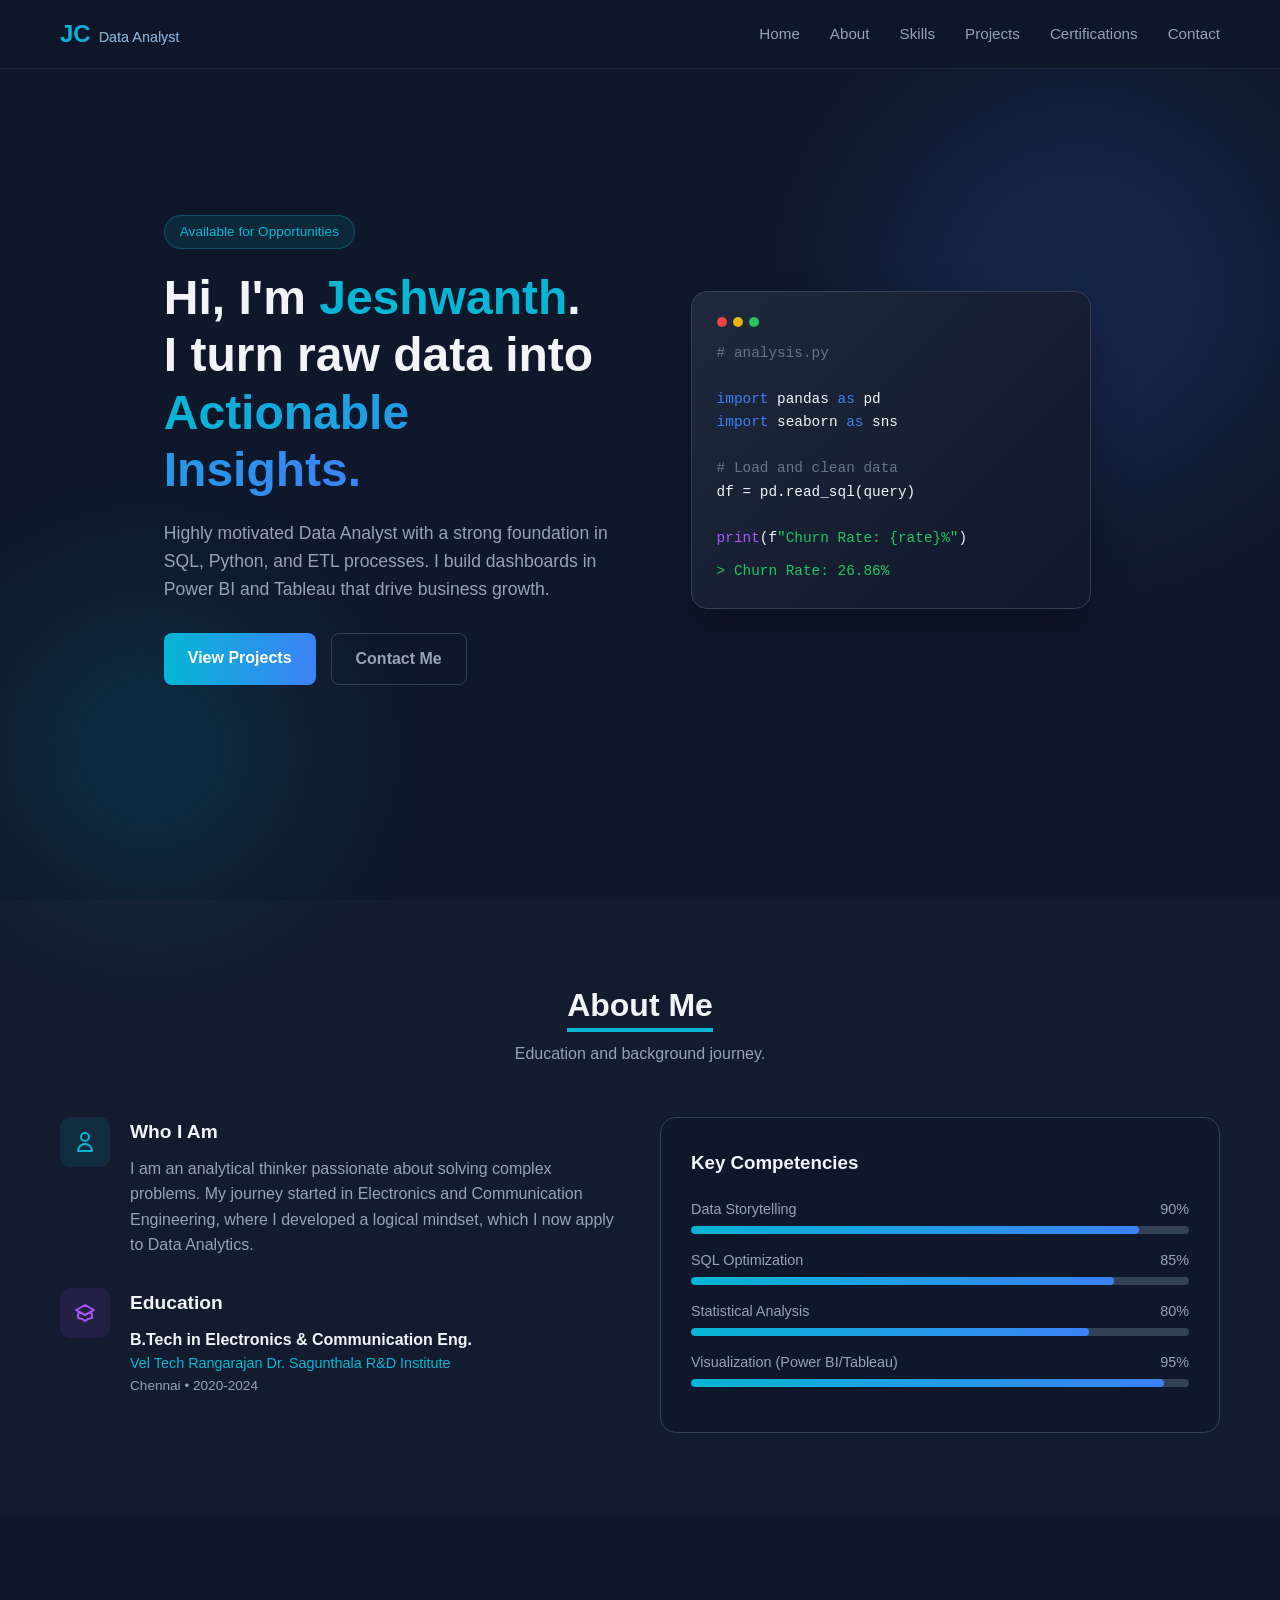
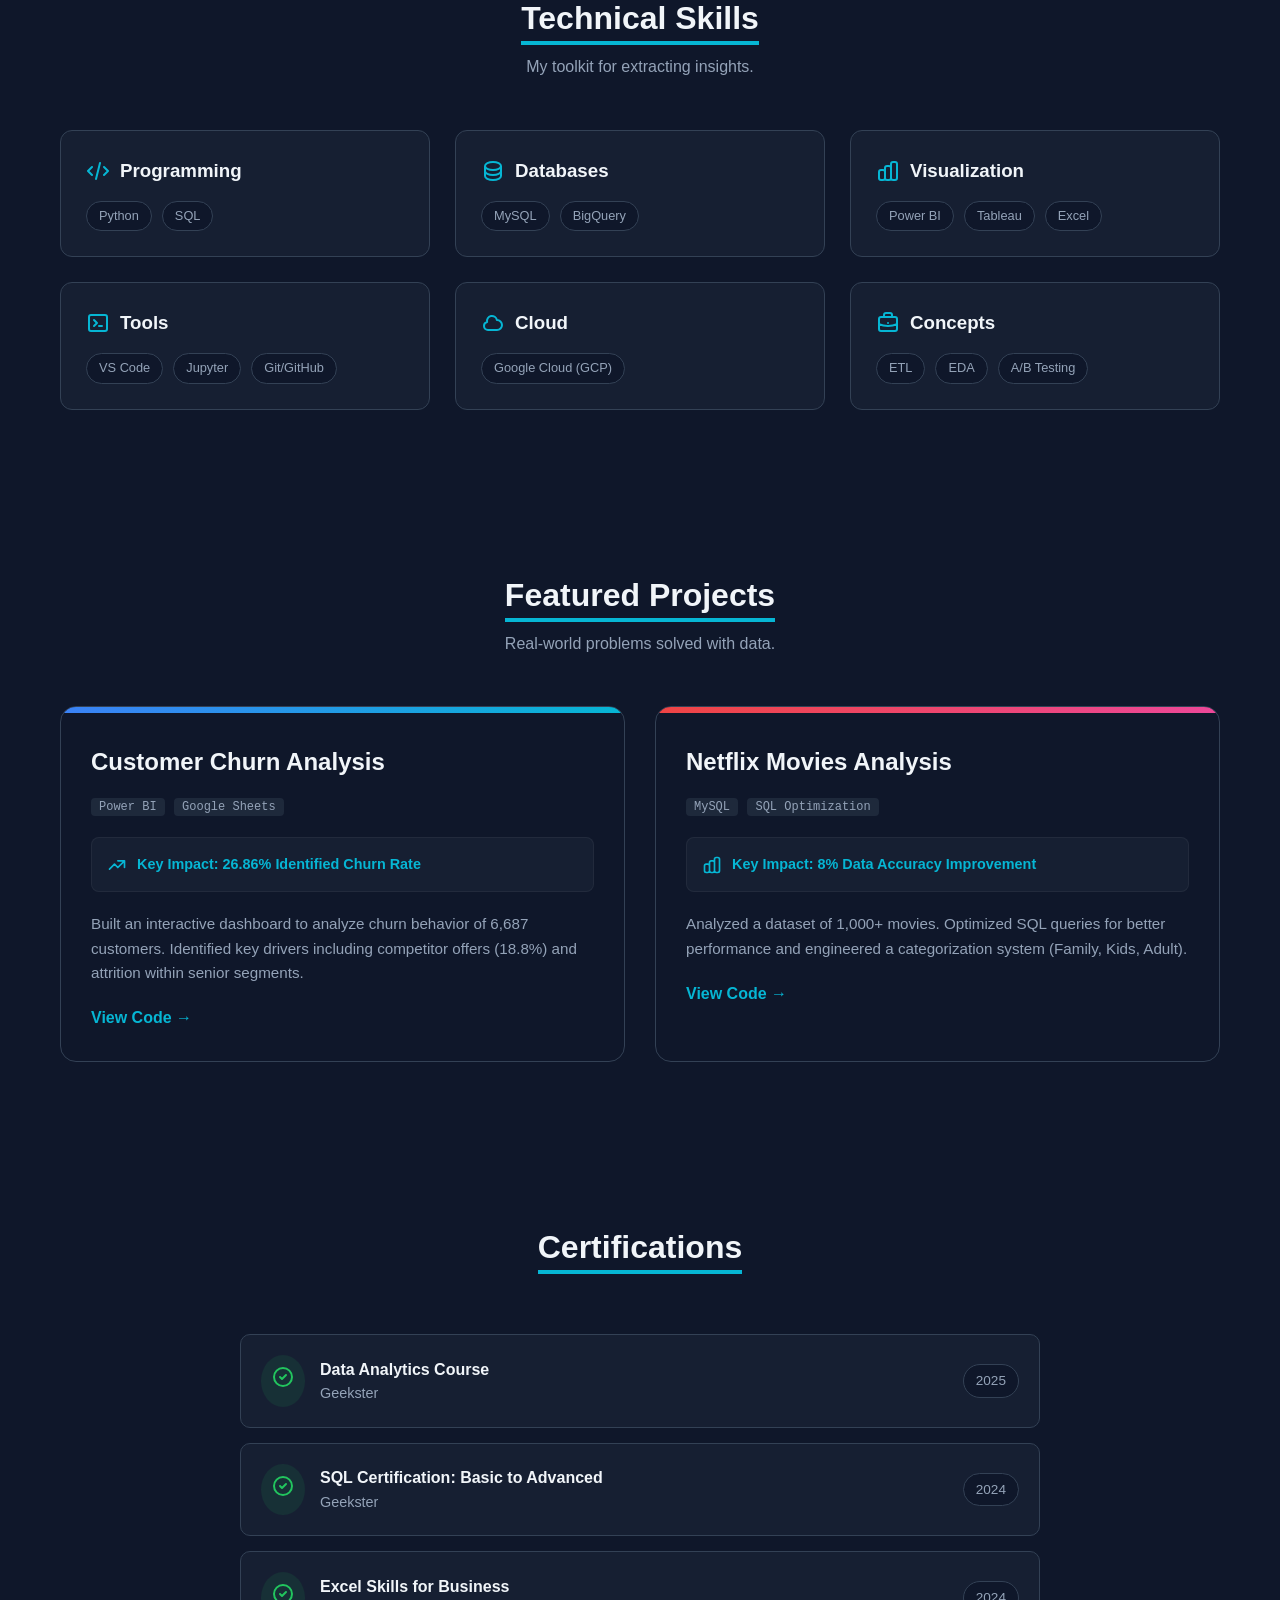
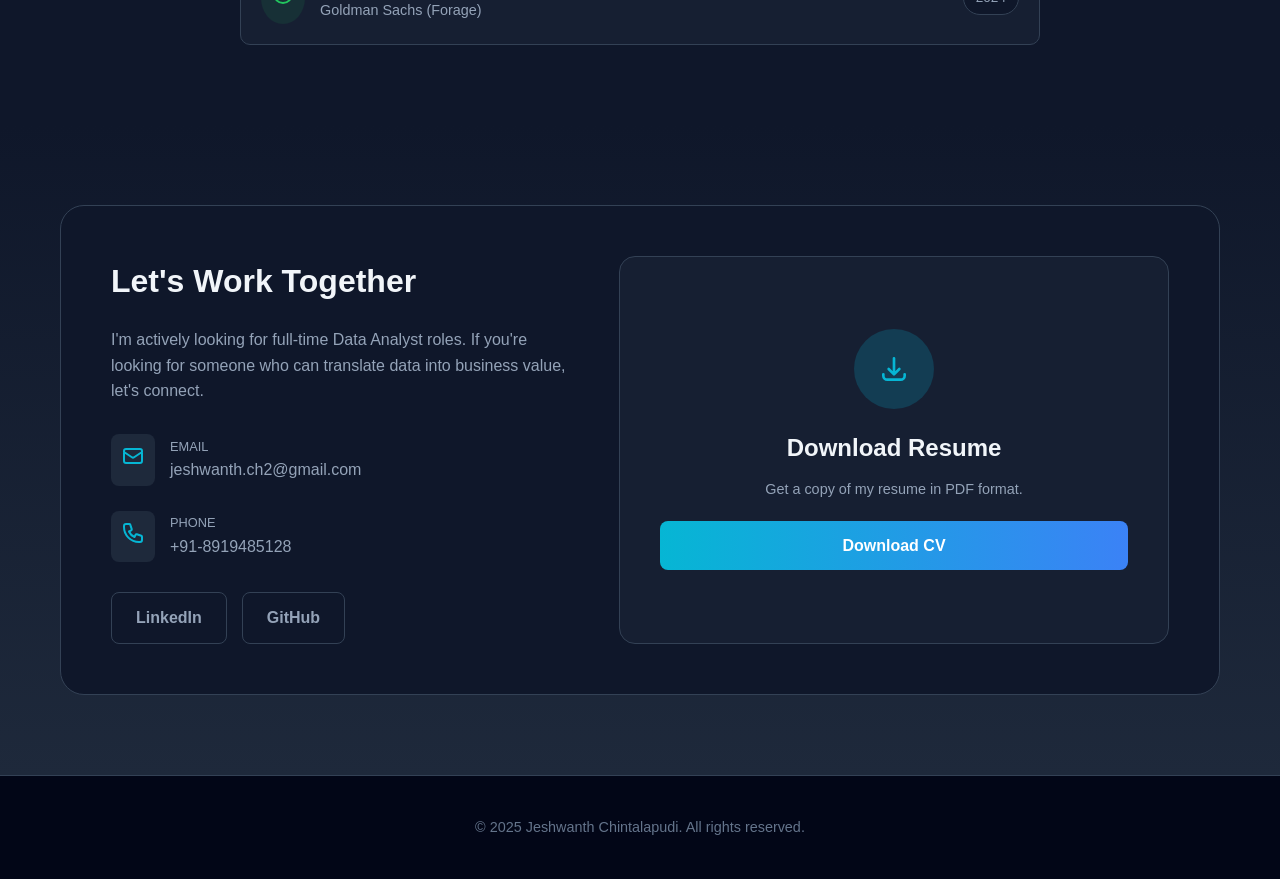
<file: protoindex.html>
<!DOCTYPE html>
<html lang="en">
<head>
    <meta charset="UTF-8">
    <meta name="viewport" content="width=device-width, initial-scale=1.0">
    <title>Jeshwanth Chintalapudi | Data Analyst Portfolio</title>
    <style>
        /* --- CSS VARIABLES (Theming) --- */
        :root {
            --bg-dark: #0f172a;      /* Slate 900 */
            --bg-card: #1e293b;      /* Slate 800 */
            --text-main: #f1f5f9;    /* Slate 100 */
            --text-muted: #94a3b8;   /* Slate 400 */
            --accent-cyan: #06b6d4;  /* Cyan 500 */
            --accent-blue: #3b82f6;  /* Blue 500 */
            --border-color: #334155; /* Slate 700 */
        }

        /* --- GLOBAL RESET & TYPOGRAPHY --- */
        * {
            margin: 0;
            padding: 0;
            box-sizing: border-box;
        }

        html {
            scroll-behavior: smooth;
        }

        body {
            font-family: 'Segoe UI', Tahoma, Geneva, Verdana, sans-serif;
            background-color: var(--bg-dark);
            color: var(--text-main);
            line-height: 1.6;
            overflow-x: hidden;
        }

        a {
            text-decoration: none;
            color: inherit;
            transition: color 0.3s;
        }

        ul {
            list-style: none;
        }

        /* --- UTILITIES --- */
        .container {
            max-width: 1200px;
            margin: 0 auto;
            padding: 0 20px;
        }

        .section-title {
            font-size: 2rem;
            font-weight: bold;
            text-align: center;
            margin-bottom: 10px;
        }

        .section-title span {
            border-bottom: 4px solid var(--accent-cyan);
            padding-bottom: 5px;
        }

        .section-subtitle {
            text-align: center;
            color: var(--text-muted);
            margin-bottom: 50px;
        }

        .btn {
            display: inline-block;
            padding: 12px 24px;
            border-radius: 8px;
            font-weight: 600;
            cursor: pointer;
            transition: transform 0.2s, box-shadow 0.2s;
        }

        .btn-primary {
            background: linear-gradient(90deg, var(--accent-cyan), var(--accent-blue));
            color: white;
            border: none;
        }

        .btn-primary:hover {
            transform: translateY(-2px);
            box-shadow: 0 4px 15px rgba(6, 182, 212, 0.4);
        }

        .btn-outline {
            background: transparent;
            border: 1px solid var(--border-color);
            color: var(--text-muted);
        }

        .btn-outline:hover {
            border-color: var(--accent-cyan);
            color: var(--accent-cyan);
        }

        /* --- NAVIGATION --- */
        nav {
            position: fixed;
            top: 0;
            width: 100%;
            background: rgba(15, 23, 42, 0.95);
            backdrop-filter: blur(10px);
            border-bottom: 1px solid rgba(255,255,255,0.05);
            z-index: 1000;
            padding: 15px 0;
        }

        .nav-content {
            display: flex;
            justify-content: space-between;
            align-items: center;
        }

        .logo {
            font-size: 1.5rem;
            font-weight: bold;
            background: linear-gradient(90deg, var(--accent-cyan), var(--accent-blue));
            -webkit-background-clip: text;
            -webkit-text-fill-color: transparent;
        }

        .logo span {
            -webkit-text-fill-color: var(--text-muted);
            font-size: 0.9rem;
            font-weight: 300;
            margin-left: 8px;
        }

        .nav-links {
            display: flex;
            gap: 30px;
        }

        .nav-links a {
            font-size: 0.95rem;
            color: var(--text-muted);
            font-weight: 500;
        }

        .nav-links a:hover {
            color: var(--accent-cyan);
        }

        /* Mobile Menu (Checkbox Hack) */
        .menu-toggle {
            display: none;
        }
        .hamburger {
            display: none;
            font-size: 1.5rem;
            cursor: pointer;
            color: var(--text-muted);
        }

        /* --- HERO SECTION --- */
        #home {
            min-height: 100vh;
            display: flex;
            align-items: center;
            padding-top: 80px;
            position: relative;
        }

        /* Background Glows */
        .glow {
            position: absolute;
            border-radius: 50%;
            filter: blur(80px);
            opacity: 0.15;
            z-index: -1;
        }
        .glow-1 { top: 10%; right: 0; width: 400px; height: 400px; background: var(--accent-blue); }
        .glow-2 { bottom: 0; left: 0; width: 300px; height: 300px; background: var(--accent-cyan); }

        .hero-layout {
            display: flex;
            flex-direction: column-reverse;
            align-items: center;
            gap: 50px;
        }

        .hero-text {
            flex: 1;
            text-align: center;
        }

        .status-badge {
            display: inline-block;
            padding: 5px 15px;
            background: rgba(6, 182, 212, 0.1);
            border: 1px solid rgba(6, 182, 212, 0.3);
            border-radius: 20px;
            color: var(--accent-cyan);
            font-size: 0.85rem;
            margin-bottom: 20px;
        }

        .hero-title {
            font-size: 3rem;
            line-height: 1.2;
            margin-bottom: 20px;
        }

        .highlight-text {
            background: linear-gradient(90deg, var(--accent-cyan), var(--accent-blue));
            -webkit-background-clip: text;
            -webkit-text-fill-color: transparent;
        }

        .hero-desc {
            color: var(--text-muted);
            font-size: 1.1rem;
            margin-bottom: 30px;
            max-width: 600px;
            margin-left: auto;
            margin-right: auto;
        }

        .hero-buttons {
            display: flex;
            gap: 15px;
            justify-content: center;
        }

        .hero-graphic {
            flex: 1;
            display: flex;
            justify-content: center;
        }

        .code-card {
            background: linear-gradient(135deg, #1e293b, #0f172a);
            border: 1px solid var(--border-color);
            padding: 25px;
            border-radius: 16px;
            width: 100%;
            max-width: 400px;
            box-shadow: 0 20px 40px rgba(0,0,0,0.3);
            font-family: monospace;
            font-size: 0.9rem;
        }

        /* --- SECTIONS COMMON --- */
        section {
            padding: 80px 0;
        }

        /* --- ABOUT --- */
        #about {
            background: rgba(30, 41, 59, 0.3);
        }

        .about-grid {
            display: grid;
            grid-template-columns: 1fr;
            gap: 40px;
        }

        .about-item {
            display: flex;
            gap: 20px;
        }

        .icon-box {
            background: rgba(6, 182, 212, 0.1);
            color: var(--accent-cyan);
            width: 50px;
            height: 50px;
            display: flex;
            align-items: center;
            justify-content: center;
            border-radius: 10px;
            flex-shrink: 0;
        }

        .skill-bars {
            background: var(--bg-dark);
            padding: 30px;
            border-radius: 16px;
            border: 1px solid var(--border-color);
        }

        .bar-container {
            margin-bottom: 15px;
        }

        .bar-info {
            display: flex;
            justify-content: space-between;
            margin-bottom: 5px;
            font-size: 0.9rem;
            color: var(--text-muted);
        }

        .progress-bg {
            background: #334155;
            height: 8px;
            border-radius: 4px;
            overflow: hidden;
        }

        .progress-fill {
            height: 100%;
            background: linear-gradient(90deg, var(--accent-cyan), var(--accent-blue));
            border-radius: 4px;
        }

        /* --- SKILLS --- */
        .skills-grid {
            display: grid;
            grid-template-columns: repeat(auto-fit, minmax(280px, 1fr));
            gap: 25px;
        }

        .skill-card {
            background: rgba(30, 41, 59, 0.5);
            padding: 25px;
            border-radius: 12px;
            border: 1px solid var(--border-color);
            transition: 0.3s;
        }

        .skill-card:hover {
            border-color: rgba(6, 182, 212, 0.5);
            background: var(--bg-card);
        }

        .skill-tags {
            display: flex;
            flex-wrap: wrap;
            gap: 10px;
            margin-top: 15px;
        }

        .tag {
            background: var(--bg-dark);
            padding: 4px 12px;
            border-radius: 20px;
            font-size: 0.8rem;
            border: 1px solid var(--border-color);
            color: var(--text-muted);
        }

        /* --- PROJECTS --- */
        .project-grid {
            display: grid;
            grid-template-columns: repeat(auto-fit, minmax(300px, 1fr));
            gap: 30px;
        }

        .project-card {
            background: var(--bg-dark);
            border: 1px solid var(--border-color);
            border-radius: 16px;
            overflow: hidden;
            transition: 0.3s;
        }

        .project-card:hover {
            transform: translateY(-5px);
            border-color: var(--text-muted);
        }

        .card-header-bar {
            height: 6px;
            width: 100%;
        }
        .bar-blue { background: linear-gradient(90deg, #3b82f6, #06b6d4); }
        .bar-red { background: linear-gradient(90deg, #ef4444, #ec4899); }

        .card-body {
            padding: 30px;
        }

        .project-tech {
            font-family: monospace;
            font-size: 0.75rem;
            color: var(--text-muted);
            background: #1e293b;
            padding: 2px 8px;
            border-radius: 4px;
            margin-right: 5px;
        }

        .impact-box {
            background: rgba(30, 41, 59, 0.5);
            padding: 15px;
            border-radius: 8px;
            margin: 20px 0;
            border: 1px solid rgba(255,255,255,0.05);
            color: var(--accent-cyan);
            font-size: 0.9rem;
            font-weight: 600;
            display: flex;
            align-items: center;
            gap: 10px;
        }

        /* --- CERTIFICATIONS --- */
        .cert-list {
            display: flex;
            flex-direction: column;
            gap: 15px;
            max-width: 800px;
            margin: 0 auto;
        }

        .cert-item {
            display: flex;
            align-items: center;
            justify-content: space-between;
            padding: 20px;
            background: rgba(30, 41, 59, 0.5);
            border: 1px solid var(--border-color);
            border-radius: 10px;
        }

        .cert-info {
            display: flex;
            align-items: center;
            gap: 15px;
        }

        .year-badge {
            background: var(--bg-dark);
            padding: 5px 12px;
            border-radius: 20px;
            font-size: 0.85rem;
            border: 1px solid var(--border-color);
            color: var(--text-muted);
        }

        /* --- CONTACT --- */
        #contact {
            background: linear-gradient(to bottom, var(--bg-dark), #1e293b);
        }

        .contact-card {
            background: var(--bg-dark);
            border-radius: 24px;
            padding: 50px;
            border: 1px solid var(--border-color);
            display: flex;
            flex-wrap: wrap;
            gap: 40px;
        }

        .contact-info {
            flex: 1;
            min-width: 300px;
        }

        .contact-item {
            display: flex;
            align-items: center;
            gap: 15px;
            margin-bottom: 25px;
            color: var(--text-muted);
            text-decoration: none;
        }

        .contact-item:hover {
            color: var(--accent-cyan);
        }

        .download-section {
            flex: 1;
            min-width: 300px;
            background: rgba(30, 41, 59, 0.5);
            border-radius: 16px;
            padding: 40px;
            text-align: center;
            display: flex;
            flex-direction: column;
            justify-content: center;
            align-items: center;
            border: 1px solid var(--border-color);
        }

        /* --- FOOTER --- */
        footer {
            background: #020617;
            padding: 40px 0;
            text-align: center;
            color: #64748b;
            font-size: 0.9rem;
            border-top: 1px solid var(--border-color);
        }

        /* --- ICONS (SVG Styling) --- */
        .icon-sm { width: 20px; height: 20px; }
        .icon-md { width: 24px; height: 24px; }
        .icon-lg { width: 32px; height: 32px; }

        /* --- RESPONSIVE MEDIA QUERIES --- */
        @media (min-width: 768px) {
            .hero-layout {
                flex-direction: row;
                text-align: left;
            }
            .hero-text { text-align: left; }
            .hero-buttons { justify-content: flex-start; }
            .hero-desc { margin-left: 0; }
            .about-grid { grid-template-columns: 1fr 1fr; }
            .menu-toggle { display: none; }
        }

        @media (max-width: 768px) {
            .nav-links {
                display: none;
                flex-direction: column;
                position: absolute;
                top: 100%;
                left: 0;
                width: 100%;
                background: #1e293b;
                padding: 20px;
                border-bottom: 1px solid var(--border-color);
            }

            /* CSS Only Mobile Menu Logic */
            #menu-toggle:checked + .hamburger + .nav-links {
                display: flex;
            }
            
            .hamburger { display: block; }
            
            .section-title { font-size: 1.8rem; }
            .hero-title { font-size: 2.5rem; }
            .contact-card { padding: 30px; }
        }
    </style>
</head>
<body>

    <!-- NAVIGATION -->
    <nav>
        <div class="container nav-content">
            <a href="#home" class="logo">JC<span>Data Analyst</span></a>
            
            <!-- Checkbox Hack for Mobile Menu -->
            <input type="checkbox" id="menu-toggle" class="menu-toggle">
            <label for="menu-toggle" class="hamburger">
                <svg class="icon-md" fill="none" stroke="currentColor" viewBox="0 0 24 24" xmlns="http://www.w3.org/2000/svg"><path stroke-linecap="round" stroke-linejoin="round" stroke-width="2" d="M4 6h16M4 12h16M4 18h16"></path></svg>
            </label>

            <div class="nav-links">
                <a href="#home">Home</a>
                <a href="#about">About</a>
                <a href="#skills">Skills</a>
                <a href="#projects">Projects</a>
                <a href="#certifications">Certifications</a>
                <a href="#contact">Contact</a>
            </div>
        </div>
    </nav>

    <!-- HERO SECTION -->
    <section id="home">
        <div class="glow glow-1"></div>
        <div class="glow glow-2"></div>
        <div class="container hero-layout">
            <div class="hero-text">
                <span class="status-badge">Available for Opportunities</span>
                <h1 class="hero-title">
                    Hi, I'm <span style="color: var(--accent-cyan);">Jeshwanth</span>.<br>
                    I turn raw data into <br>
                    <span class="highlight-text">Actionable Insights.</span>
                </h1>
                <p class="hero-desc">
                    Highly motivated Data Analyst with a strong foundation in SQL, Python, and ETL processes. I build dashboards in Power BI and Tableau that drive business growth.
                </p>
                <div class="hero-buttons">
                    <a href="#projects" class="btn btn-primary">View Projects</a>
                    <a href="#contact" class="btn btn-outline">Contact Me</a>
                </div>
            </div>
            
            <div class="hero-graphic">
                <!-- CSS Code Card Visual -->
                <div class="code-card">
                    <div style="display:flex; gap:6px; margin-bottom:15px;">
                        <div style="width:10px; height:10px; border-radius:50%; background:#ef4444;"></div>
                        <div style="width:10px; height:10px; border-radius:50%; background:#eab308;"></div>
                        <div style="width:10px; height:10px; border-radius:50%; background:#22c55e;"></div>
                    </div>
                    <div style="color:#64748b;"># analysis.py</div>
                    <br>
                    <div><span style="color:#3b82f6;">import</span> pandas <span style="color:#3b82f6;">as</span> pd</div>
                    <div><span style="color:#3b82f6;">import</span> seaborn <span style="color:#3b82f6;">as</span> sns</div>
                    <br>
                    <div style="color:#64748b;"># Load and clean data</div>
                    <div>df = pd.read_sql(query)</div>
                    <br>
                    <div><span style="color:#a855f7;">print</span>(f<span style="color:#22c55e;">"Churn Rate: {rate}%"</span>)</div>
                    <div style="margin-top:10px; color:#22c55e;">> Churn Rate: 26.86%</div>
                </div>
            </div>
        </div>
    </section>

    <!-- ABOUT SECTION -->
    <section id="about">
        <div class="container">
            <h2 class="section-title"><span>About Me</span></h2>
            <p class="section-subtitle">Education and background journey.</p>

            <div class="about-grid">
                <!-- Bio & Education -->
                <div style="display: flex; flex-direction: column; gap: 30px;">
                    <div class="about-item">
                        <div class="icon-box">
                            <svg class="icon-md" fill="none" stroke="currentColor" viewBox="0 0 24 24"><path stroke-linecap="round" stroke-linejoin="round" stroke-width="2" d="M16 7a4 4 0 11-8 0 4 4 0 018 0zM12 14a7 7 0 00-7 7h14a7 7 0 00-7-7z"></path></svg>
                        </div>
                        <div>
                            <h3 style="font-size: 1.2rem; margin-bottom: 8px;">Who I Am</h3>
                            <p style="color: var(--text-muted);">
                                I am an analytical thinker passionate about solving complex problems. My journey started in Electronics and Communication Engineering, where I developed a logical mindset, which I now apply to Data Analytics.
                            </p>
                        </div>
                    </div>

                    <div class="about-item">
                        <div class="icon-box" style="color: #a855f7; background: rgba(168, 85, 247, 0.1);">
                            <svg class="icon-md" fill="none" stroke="currentColor" viewBox="0 0 24 24"><path stroke-linecap="round" stroke-linejoin="round" stroke-width="2" d="M12 14l9-5-9-5-9 5 9 5z"></path><path stroke-linecap="round" stroke-linejoin="round" stroke-width="2" d="M12 14l6.16-3.422a12.083 12.083 0 01.665 6.479A11.952 11.952 0 0012 20.055a11.952 11.952 0 00-6.824-2.998 12.078 12.078 0 01.665-6.479L12 14z"></path></svg>
                        </div>
                        <div>
                            <h3 style="font-size: 1.2rem; margin-bottom: 8px;">Education</h3>
                            <div style="font-weight: 600;">B.Tech in Electronics & Communication Eng.</div>
                            <div style="color: var(--accent-cyan); font-size: 0.9rem;">Vel Tech Rangarajan Dr. Sagunthala R&D Institute</div>
                            <div style="color: var(--text-muted); font-size: 0.85rem;">Chennai • 2020-2024</div>
                        </div>
                    </div>
                </div>

                <!-- Skill Bars -->
                <div class="skill-bars">
                    <h3 style="margin-bottom: 20px;">Key Competencies</h3>
                    
                    <div class="bar-container">
                        <div class="bar-info"><span>Data Storytelling</span><span>90%</span></div>
                        <div class="progress-bg"><div class="progress-fill" style="width: 90%;"></div></div>
                    </div>
                    <div class="bar-container">
                        <div class="bar-info"><span>SQL Optimization</span><span>85%</span></div>
                        <div class="progress-bg"><div class="progress-fill" style="width: 85%;"></div></div>
                    </div>
                    <div class="bar-container">
                        <div class="bar-info"><span>Statistical Analysis</span><span>80%</span></div>
                        <div class="progress-bg"><div class="progress-fill" style="width: 80%;"></div></div>
                    </div>
                    <div class="bar-container">
                        <div class="bar-info"><span>Visualization (Power BI/Tableau)</span><span>95%</span></div>
                        <div class="progress-bg"><div class="progress-fill" style="width: 95%;"></div></div>
                    </div>
                </div>
            </div>
        </div>
    </section>

    <!-- SKILLS SECTION -->
    <section id="skills">
        <div class="container">
            <h2 class="section-title"><span>Technical Skills</span></h2>
            <p class="section-subtitle">My toolkit for extracting insights.</p>

            <div class="skills-grid">
                <!-- Programming -->
                <div class="skill-card">
                    <div style="display: flex; align-items: center; gap: 10px; margin-bottom: 10px;">
                        <svg class="icon-md" style="color: var(--accent-cyan);" fill="none" stroke="currentColor" viewBox="0 0 24 24"><path stroke-linecap="round" stroke-linejoin="round" stroke-width="2" d="M10 20l4-16m4 4l4 4-4 4M6 16l-4-4 4-4"></path></svg>
                        <h3>Programming</h3>
                    </div>
                    <div class="skill-tags">
                        <span class="tag">Python</span>
                        <span class="tag">SQL</span>
                    </div>
                </div>

                <!-- Databases -->
                <div class="skill-card">
                    <div style="display: flex; align-items: center; gap: 10px; margin-bottom: 10px;">
                        <svg class="icon-md" style="color: var(--accent-cyan);" fill="none" stroke="currentColor" viewBox="0 0 24 24"><path stroke-linecap="round" stroke-linejoin="round" stroke-width="2" d="M4 7v10c0 2.21 3.582 4 8 4s8-1.79 8-4V7M4 7c0 2.21 3.582 4 8 4s8-1.79 8-4M4 7c0-2.21 3.582-4 8-4s8 1.79 8 4m0 5c0 2.21-3.582 4-8 4s-8-1.79-8-4"></path></svg>
                        <h3>Databases</h3>
                    </div>
                    <div class="skill-tags">
                        <span class="tag">MySQL</span>
                        <span class="tag">BigQuery</span>
                    </div>
                </div>

                <!-- Visualization -->
                <div class="skill-card">
                    <div style="display: flex; align-items: center; gap: 10px; margin-bottom: 10px;">
                        <svg class="icon-md" style="color: var(--accent-cyan);" fill="none" stroke="currentColor" viewBox="0 0 24 24"><path stroke-linecap="round" stroke-linejoin="round" stroke-width="2" d="M9 19v-6a2 2 0 00-2-2H5a2 2 0 00-2 2v6a2 2 0 002 2h2a2 2 0 002-2zm0 0V9a2 2 0 012-2h2a2 2 0 012 2v10m-6 0a2 2 0 002 2h2a2 2 0 002-2m0 0V5a2 2 0 012-2h2a2 2 0 012 2v14a2 2 0 01-2 2h-2a2 2 0 01-2-2z"></path></svg>
                        <h3>Visualization</h3>
                    </div>
                    <div class="skill-tags">
                        <span class="tag">Power BI</span>
                        <span class="tag">Tableau</span>
                        <span class="tag">Excel</span>
                    </div>
                </div>

                <!-- Tools -->
                <div class="skill-card">
                    <div style="display: flex; align-items: center; gap: 10px; margin-bottom: 10px;">
                        <svg class="icon-md" style="color: var(--accent-cyan);" fill="none" stroke="currentColor" viewBox="0 0 24 24"><path stroke-linecap="round" stroke-linejoin="round" stroke-width="2" d="M8 9l3 3-3 3m5 0h3M5 20h14a2 2 0 002-2V6a2 2 0 00-2-2H5a2 2 0 00-2 2v12a2 2 0 002 2z"></path></svg>
                        <h3>Tools</h3>
                    </div>
                    <div class="skill-tags">
                        <span class="tag">VS Code</span>
                        <span class="tag">Jupyter</span>
                        <span class="tag">Git/GitHub</span>
                    </div>
                </div>

                <!-- Cloud -->
                <div class="skill-card">
                    <div style="display: flex; align-items: center; gap: 10px; margin-bottom: 10px;">
                        <svg class="icon-md" style="color: var(--accent-cyan);" fill="none" stroke="currentColor" viewBox="0 0 24 24"><path stroke-linecap="round" stroke-linejoin="round" stroke-width="2" d="M3 15a4 4 0 004 4h9a5 5 0 10-.1-9.999 5.002 5.002 0 10-9.78 2.096A4.001 4.001 0 003 15z"></path></svg>
                        <h3>Cloud</h3>
                    </div>
                    <div class="skill-tags">
                        <span class="tag">Google Cloud (GCP)</span>
                    </div>
                </div>

                <!-- Concepts -->
                <div class="skill-card">
                    <div style="display: flex; align-items: center; gap: 10px; margin-bottom: 10px;">
                        <svg class="icon-md" style="color: var(--accent-cyan);" fill="none" stroke="currentColor" viewBox="0 0 24 24"><path stroke-linecap="round" stroke-linejoin="round" stroke-width="2" d="M21 13.255A23.931 23.931 0 0112 15c-3.183 0-6.22-.62-9-1.745M16 6V4a2 2 0 00-2-2h-4a2 2 0 00-2 2v2m4 6h.01M5 20h14a2 2 0 002-2V8a2 2 0 00-2-2H5a2 2 0 00-2 2v10a2 2 0 002 2z"></path></svg>
                        <h3>Concepts</h3>
                    </div>
                    <div class="skill-tags">
                        <span class="tag">ETL</span>
                        <span class="tag">EDA</span>
                        <span class="tag">A/B Testing</span>
                    </div>
                </div>
            </div>
        </div>
    </section>

    <!-- PROJECTS SECTION -->
    <section id="projects">
        <div class="container">
            <h2 class="section-title"><span>Featured Projects</span></h2>
            <p class="section-subtitle">Real-world problems solved with data.</p>

            <div class="project-grid">
                <!-- Project 1 -->
                <div class="project-card">
                    <div class="card-header-bar bar-blue"></div>
                    <div class="card-body">
                        <h3 style="font-size: 1.5rem; margin-bottom: 10px;">Customer Churn Analysis</h3>
                        <div style="margin-bottom: 20px;">
                            <span class="project-tech">Power BI</span>
                            <span class="project-tech">Google Sheets</span>
                        </div>
                        
                        <div class="impact-box">
                            <svg class="icon-sm" fill="none" stroke="currentColor" viewBox="0 0 24 24"><path stroke-linecap="round" stroke-linejoin="round" stroke-width="2" d="M13 7h8m0 0v8m0-8l-8 8-4-4-6 6"></path></svg>
                            Key Impact: 26.86% Identified Churn Rate
                        </div>

                        <p style="color: var(--text-muted); font-size: 0.95rem; margin-bottom: 20px;">
                            Built an interactive dashboard to analyze churn behavior of 6,687 customers. Identified key drivers including competitor offers (18.8%) and attrition within senior segments.
                        </p>

                        <a href="#" style="color: var(--accent-cyan); font-weight: 600; display: inline-flex; align-items: center; gap: 5px;">
                            View Code &rarr;
                        </a>
                    </div>
                </div>

                <!-- Project 2 -->
                <div class="project-card">
                    <div class="card-header-bar bar-red"></div>
                    <div class="card-body">
                        <h3 style="font-size: 1.5rem; margin-bottom: 10px;">Netflix Movies Analysis</h3>
                        <div style="margin-bottom: 20px;">
                            <span class="project-tech">MySQL</span>
                            <span class="project-tech">SQL Optimization</span>
                        </div>
                        
                        <div class="impact-box">
                            <svg class="icon-sm" fill="none" stroke="currentColor" viewBox="0 0 24 24"><path stroke-linecap="round" stroke-linejoin="round" stroke-width="2" d="M9 19v-6a2 2 0 00-2-2H5a2 2 0 00-2 2v6a2 2 0 002 2h2a2 2 0 002-2zm0 0V9a2 2 0 012-2h2a2 2 0 012 2v10m-6 0a2 2 0 002 2h2a2 2 0 002-2m0 0V5a2 2 0 012-2h2a2 2 0 012 2v14a2 2 0 01-2 2h-2a2 2 0 01-2-2z"></path></svg>
                            Key Impact: 8% Data Accuracy Improvement
                        </div>

                        <p style="color: var(--text-muted); font-size: 0.95rem; margin-bottom: 20px;">
                            Analyzed a dataset of 1,000+ movies. Optimized SQL queries for better performance and engineered a categorization system (Family, Kids, Adult).
                        </p>

                        <a href="#" style="color: var(--accent-cyan); font-weight: 600; display: inline-flex; align-items: center; gap: 5px;">
                            View Code &rarr;
                        </a>
                    </div>
                </div>
            </div>
        </div>
    </section>

    <!-- CERTIFICATIONS -->
    <section id="certifications">
        <div class="container">
            <h2 class="section-title"><span>Certifications</span></h2>
            <br><br>
            <div class="cert-list">
                <div class="cert-item">
                    <div class="cert-info">
                        <div style="background: rgba(34, 197, 94, 0.1); color: #22c55e; padding: 10px; border-radius: 50%;">
                            <svg class="icon-md" fill="none" stroke="currentColor" viewBox="0 0 24 24"><path stroke-linecap="round" stroke-linejoin="round" stroke-width="2" d="M9 12l2 2 4-4m6 2a9 9 0 11-18 0 9 9 0 0118 0z"></path></svg>
                        </div>
                        <div>
                            <div style="font-weight: 600;">Data Analytics Course</div>
                            <div style="font-size: 0.9rem; color: var(--text-muted);">Geekster</div>
                        </div>
                    </div>
                    <span class="year-badge">2025</span>
                </div>

                <div class="cert-item">
                    <div class="cert-info">
                        <div style="background: rgba(34, 197, 94, 0.1); color: #22c55e; padding: 10px; border-radius: 50%;">
                            <svg class="icon-md" fill="none" stroke="currentColor" viewBox="0 0 24 24"><path stroke-linecap="round" stroke-linejoin="round" stroke-width="2" d="M9 12l2 2 4-4m6 2a9 9 0 11-18 0 9 9 0 0118 0z"></path></svg>
                        </div>
                        <div>
                            <div style="font-weight: 600;">SQL Certification: Basic to Advanced</div>
                            <div style="font-size: 0.9rem; color: var(--text-muted);">Geekster</div>
                        </div>
                    </div>
                    <span class="year-badge">2024</span>
                </div>

                <div class="cert-item">
                    <div class="cert-info">
                        <div style="background: rgba(34, 197, 94, 0.1); color: #22c55e; padding: 10px; border-radius: 50%;">
                            <svg class="icon-md" fill="none" stroke="currentColor" viewBox="0 0 24 24"><path stroke-linecap="round" stroke-linejoin="round" stroke-width="2" d="M9 12l2 2 4-4m6 2a9 9 0 11-18 0 9 9 0 0118 0z"></path></svg>
                        </div>
                        <div>
                            <div style="font-weight: 600;">Excel Skills for Business</div>
                            <div style="font-size: 0.9rem; color: var(--text-muted);">Goldman Sachs (Forage)</div>
                        </div>
                    </div>
                    <span class="year-badge">2024</span>
                </div>
            </div>
        </div>
    </section>

    <!-- CONTACT SECTION -->
    <section id="contact">
        <div class="container">
            <div class="contact-card">
                <div class="contact-info">
                    <h2 style="font-size: 2rem; margin-bottom: 20px;">Let's Work Together</h2>
                    <p style="color: var(--text-muted); margin-bottom: 30px;">
                        I'm actively looking for full-time Data Analyst roles. If you're looking for someone who can translate data into business value, let's connect.
                    </p>
                    
                    <a href="mailto:jeshwanth.ch2@gmail.com" class="contact-item">
                        <div style="background: #1e293b; padding: 10px; border-radius: 8px;">
                            <svg class="icon-md" style="color: var(--accent-cyan);" fill="none" stroke="currentColor" viewBox="0 0 24 24"><path stroke-linecap="round" stroke-linejoin="round" stroke-width="2" d="M3 8l7.89 5.26a2 2 0 002.22 0L21 8M5 19h14a2 2 0 002-2V7a2 2 0 00-2-2H5a2 2 0 00-2 2v10a2 2 0 002 2z"></path></svg>
                        </div>
                        <div>
                            <div style="font-size: 0.8rem; text-transform: uppercase; color: var(--text-muted);">Email</div>
                            <div style="font-weight: 500;">jeshwanth.ch2@gmail.com</div>
                        </div>
                    </a>

                    <a href="tel:+918919485128" class="contact-item">
                        <div style="background: #1e293b; padding: 10px; border-radius: 8px;">
                            <svg class="icon-md" style="color: var(--accent-cyan);" fill="none" stroke="currentColor" viewBox="0 0 24 24"><path stroke-linecap="round" stroke-linejoin="round" stroke-width="2" d="M3 5a2 2 0 012-2h3.28a1 1 0 01.948.684l1.498 4.493a1 1 0 01-.502 1.21l-2.257 1.13a11.042 11.042 0 005.516 5.516l1.13-2.257a1 1 0 011.21-.502l4.493 1.498a1 1 0 01.684.949V19a2 2 0 01-2 2h-1C9.716 21 3 14.284 3 6V5z"></path></svg>
                        </div>
                        <div>
                            <div style="font-size: 0.8rem; text-transform: uppercase; color: var(--text-muted);">Phone</div>
                            <div style="font-weight: 500;">+91-8919485128</div>
                        </div>
                    </a>

                    <div style="display: flex; gap: 15px; margin-top: 30px;">
                        <a href="#" class="btn btn-outline" style="display: flex; gap: 8px; align-items: center;">
                            LinkedIn
                        </a>
                        <a href="#" class="btn btn-outline" style="display: flex; gap: 8px; align-items: center;">
                            GitHub
                        </a>
                    </div>
                </div>

                <div class="download-section">
                    <div style="width: 80px; height: 80px; background: rgba(6, 182, 212, 0.2); color: var(--accent-cyan); border-radius: 50%; display: flex; align-items: center; justify-content: center; margin-bottom: 20px;">
                        <svg class="icon-lg" fill="none" stroke="currentColor" viewBox="0 0 24 24"><path stroke-linecap="round" stroke-linejoin="round" stroke-width="2" d="M4 16v1a3 3 0 003 3h10a3 3 0 003-3v-1m-4-4l-4 4m0 0l-4-4m4 4V4"></path></svg>
                    </div>
                    <h3 style="font-size: 1.5rem; margin-bottom: 10px;">Download Resume</h3>
                    <p style="color: var(--text-muted); font-size: 0.9rem; margin-bottom: 20px;">
                        Get a copy of my resume in PDF format.
                    </p>
                    <a href="protofolio.html/JESHWANTH_Resume (1).pdf" protofolio.html/JESHWANTH_Resume (1).pdf" class="btn btn-primary" style="width: 100%;">
                        Download CV
                    </a>
                </div>
            </div>
        </div>
    </section>

    <!-- FOOTER -->
    <footer>
        <div class="container">
            <p>&copy; 2025 Jeshwanth Chintalapudi. All rights reserved.</p>
        </div>
    </footer>

</body>
</html>
</file>
